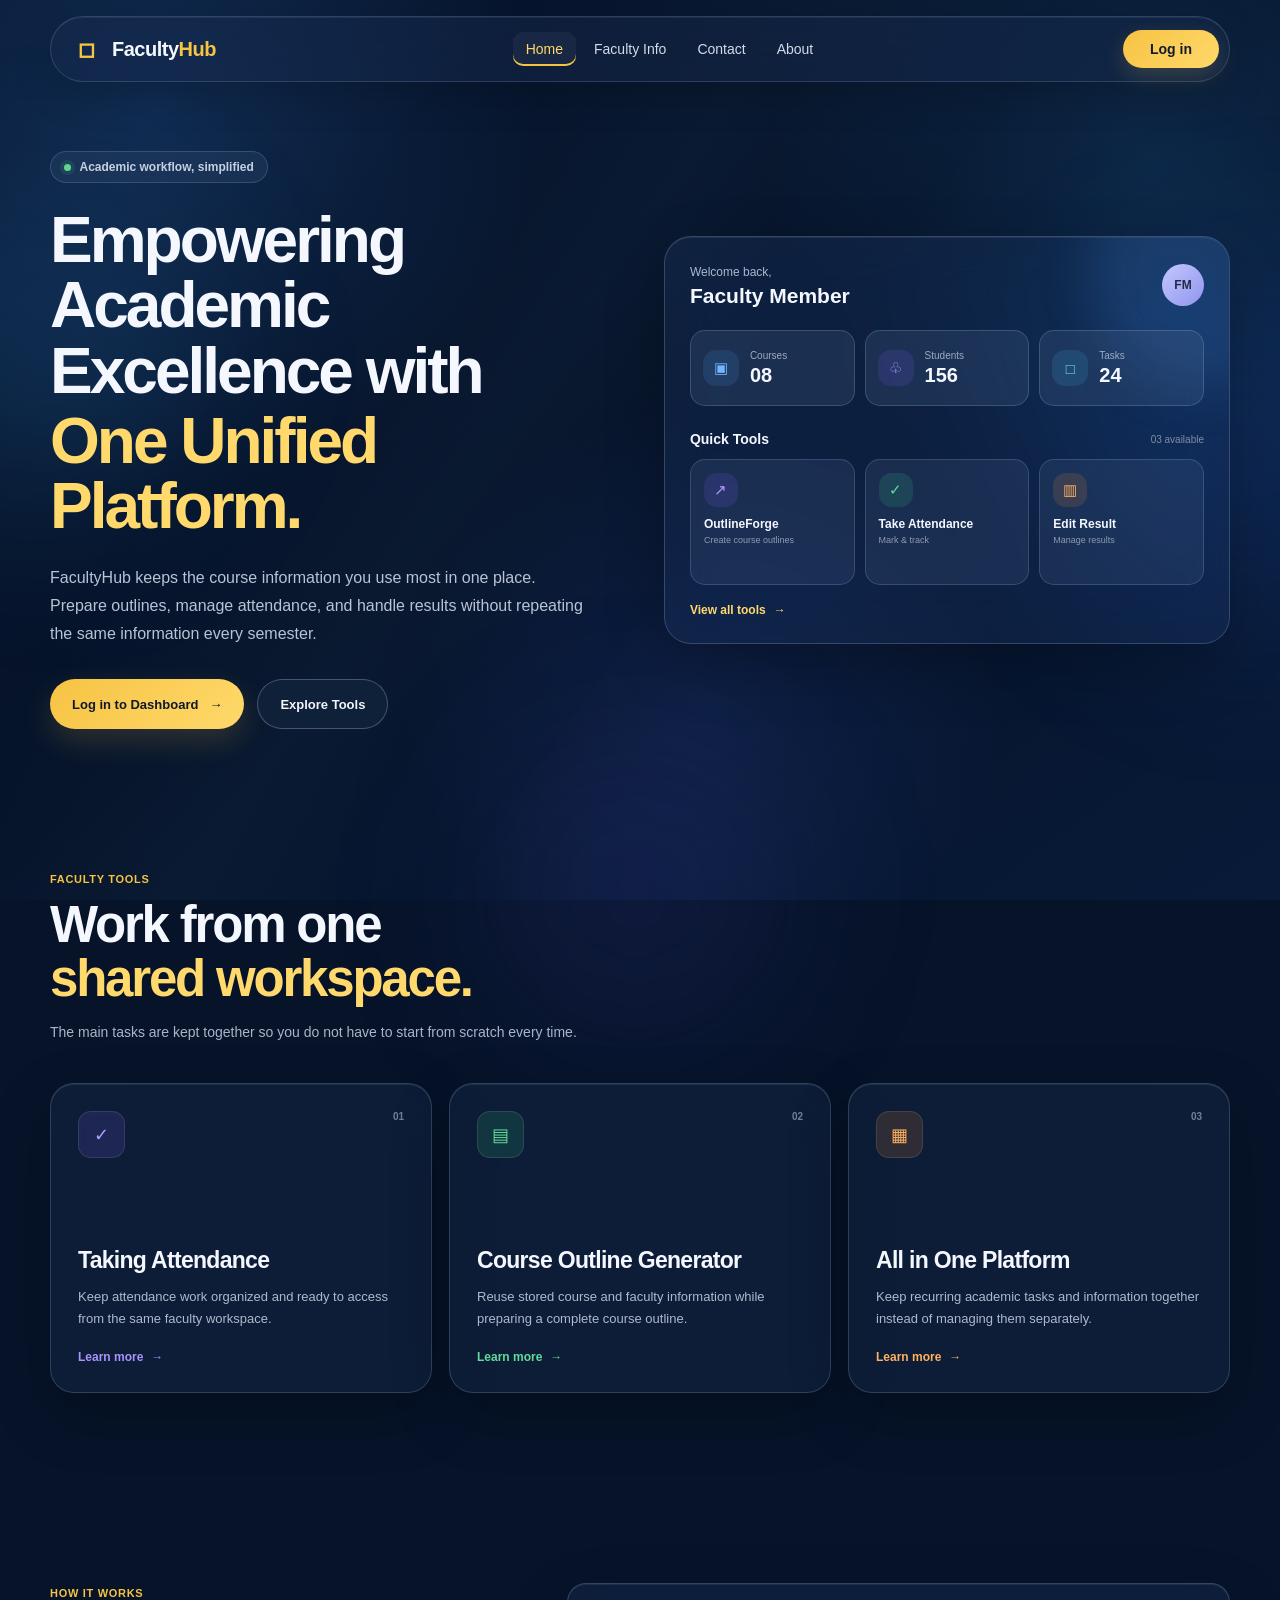
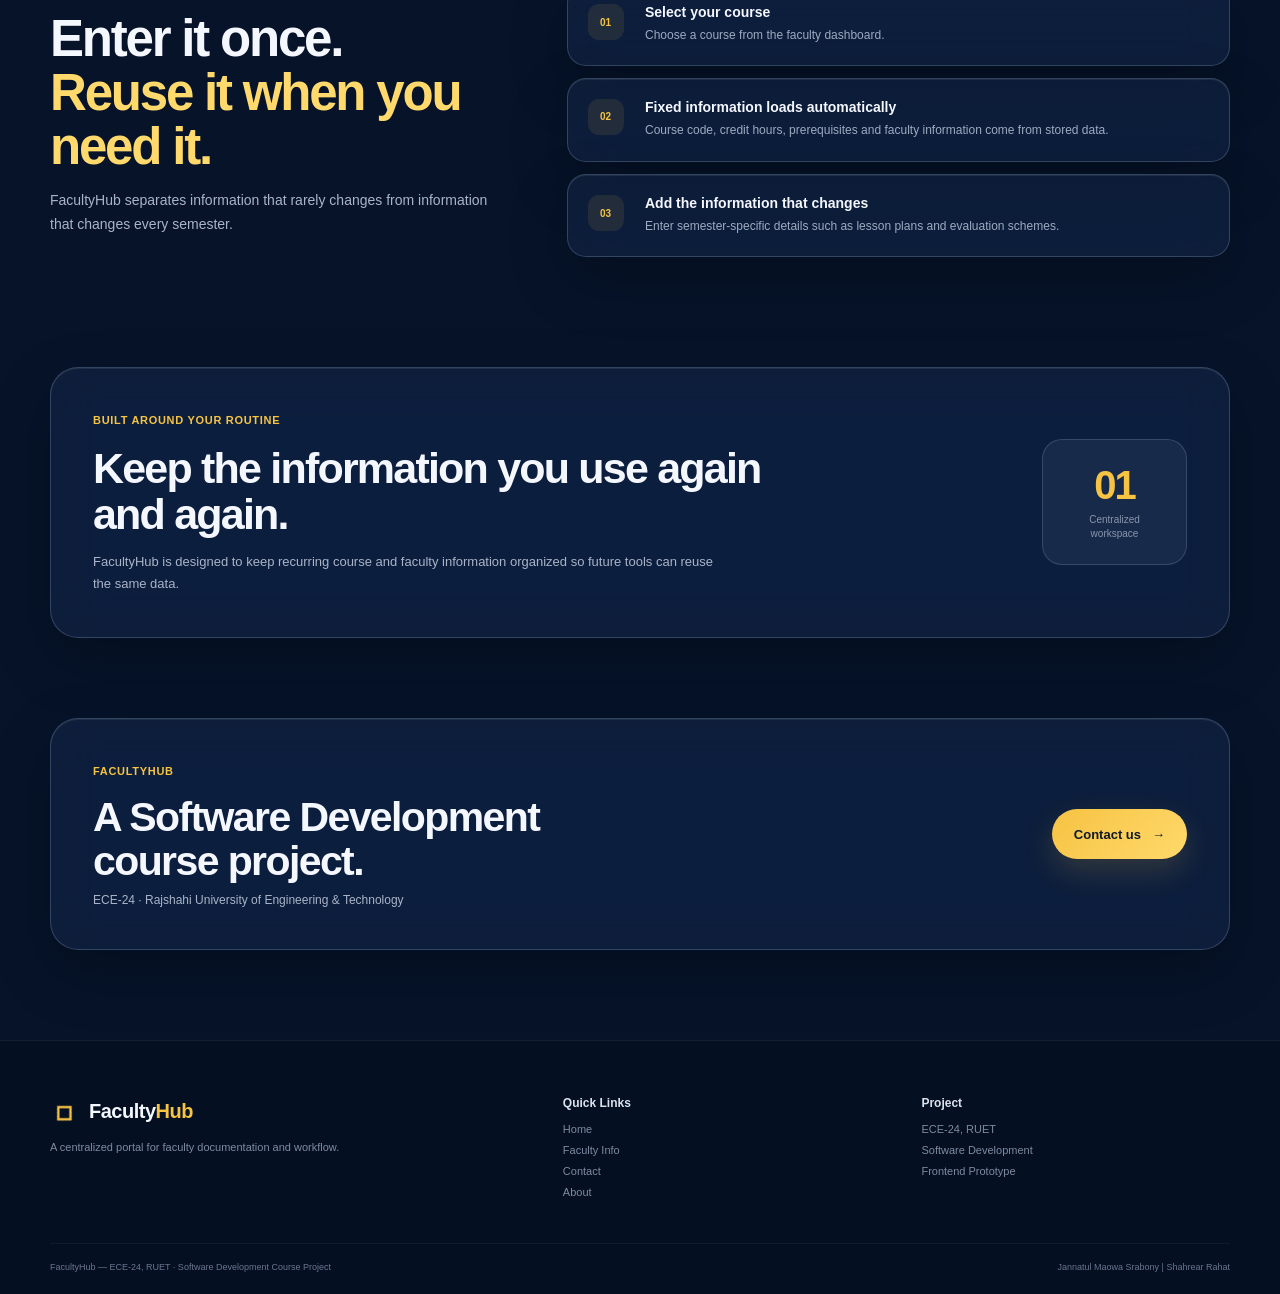
<file: Main Code/index.html>
<!DOCTYPE html>
<html lang="en">
<head>
    <meta charset="UTF-8">
    <meta name="viewport" content="width=device-width, initial-scale=1.0">
    <title>FacultyHub — One portal for every faculty task</title>
    <link rel="stylesheet" href="css/styles.css">
</head>

<body>

    <!-- Soft background glow -->
    <div class="glow glow-one"></div>
    <div class="glow glow-two"></div>
    <div class="glow glow-three"></div>

    <!-- ==================== NAVBAR ==================== -->
    <header class="navbar">
        <div class="nav-container">

            <a href="index.html" class="logo">
                <span class="logo-icon">◇</span>
                <span>Faculty<span>Hub</span></span>
            </a>

            <nav class="nav-links">
                <a href="#home" class="active">Home</a>
                <a href="faculty-info.html">Faculty Info</a>
                <a href="contact.html">Contact</a>
                <a href="about.html">About</a>
            </nav>

            <a href="login.html" class="login-btn">Log in</a>

        </div>
    </header>


    <main>

        <!-- ==================== HERO ==================== -->
        <section class="hero" id="home">

            <div class="hero-copy">

                <div class="eyebrow">
                    <span class="dot"></span>
                    Academic workflow, simplified
                </div>

                <h1>
                    Empowering Academic
                    <br>
                    Excellence with
                    <span>One Unified Platform.</span>
                </h1>

                <p>
                    FacultyHub keeps the course information you use most in one place.
                    Prepare outlines, manage attendance, and handle results without
                    repeating the same information every semester.
                </p>

                <div class="hero-actions">
                    <a href="login.html" class="btn btn-primary">
                        Log in to Dashboard
                        <span>→</span>
                    </a>

                    <a href="#tools" class="btn btn-ghost">
                        Explore Tools
                    </a>
                </div>

            </div>


            <!-- Dashboard preview -->
            <div class="dashboard-preview glass-panel">

                <div class="preview-top">
                    <div>
                        <small>Welcome back,</small>
                        <h2>Faculty Member</h2>
                    </div>

                    <div class="profile-circle">FM</div>
                </div>

                <div class="preview-stats">

                    <div class="stat-box">
                        <span class="stat-icon blue">▣</span>
                        <div>
                            <small>Courses</small>
                            <strong>08</strong>
                        </div>
                    </div>

                    <div class="stat-box">
                        <span class="stat-icon purple">♧</span>
                        <div>
                            <small>Students</small>
                            <strong>156</strong>
                        </div>
                    </div>

                    <div class="stat-box">
                        <span class="stat-icon cyan">□</span>
                        <div>
                            <small>Tasks</small>
                            <strong>24</strong>
                        </div>
                    </div>

                </div>

                <div class="quick-tools">
                    <div class="quick-heading">
                        <h3>Quick Tools</h3>
                        <span>03 available</span>
                    </div>

                    <div class="quick-grid">

                        <a href="#" class="quick-card">
                            <span class="tool-icon purple-icon">↗</span>
                            <strong>OutlineForge</strong>
                            <small>Create course outlines</small>
                        </a>

                        <a href="#" class="quick-card">
                            <span class="tool-icon green-icon">✓</span>
                            <strong>Take Attendance</strong>
                            <small>Mark &amp; track</small>
                        </a>

                        <a href="#" class="quick-card">
                            <span class="tool-icon orange-icon">▥</span>
                            <strong>Edit Result</strong>
                            <small>Manage results</small>
                        </a>

                    </div>
                </div>

                <a href="#tools" class="view-tools">
                    View all tools <span>→</span>
                </a>

            </div>

        </section>


        <!-- ==================== TOOLS ==================== -->
        <section class="tools-section" id="tools">

            <div class="section-heading">
                <span class="section-label">Faculty tools</span>
                <h2>Work from one<br><span>shared workspace.</span></h2>
                <p>
                    The main tasks are kept together so you do not have to start
                    from scratch every time.
                </p>
            </div>


            <div class="feature-grid">

                <article class="feature-card">
                    <div class="card-top">
                        <span class="big-icon purple-icon">✓</span>
                        <span class="card-number">01</span>
                    </div>

                    <div>
                        <h3>Taking Attendance</h3>
                        <p>
                            Keep attendance work organized and ready to access
                            from the same faculty workspace.
                        </p>
                        <a href="#" class="learn-more purple-link">
                            Learn more <span>→</span>
                        </a>
                    </div>
                </article>


                <article class="feature-card">
                    <div class="card-top">
                        <span class="big-icon green-icon">▤</span>
                        <span class="card-number">02</span>
                    </div>

                    <div>
                        <h3>Course Outline Generator</h3>
                        <p>
                            Reuse stored course and faculty information while
                            preparing a complete course outline.
                        </p>
                        <a href="#" class="learn-more green-link">
                            Learn more <span>→</span>
                        </a>
                    </div>
                </article>


                <article class="feature-card">
                    <div class="card-top">
                        <span class="big-icon orange-icon">▦</span>
                        <span class="card-number">03</span>
                    </div>

                    <div>
                        <h3>All in One Platform</h3>
                        <p>
                            Keep recurring academic tasks and information
                            together instead of managing them separately.
                        </p>
                        <a href="#" class="learn-more orange-link">
                            Learn more <span>→</span>
                        </a>
                    </div>
                </article>

            </div>

        </section>


        <!-- ==================== ABOUT / WORKFLOW ==================== -->
        <section class="workflow-section" id="about">

            <div class="workflow-copy">
                <span class="section-label">How it works</span>
                <h2>Enter it once.<br><span>Reuse it when you need it.</span></h2>
                <p>
                    FacultyHub separates information that rarely changes from
                    information that changes every semester.
                </p>
            </div>

            <div class="workflow-list">

                <div class="workflow-item glass-panel">
                    <span>01</span>
                    <div>
                        <h3>Select your course</h3>
                        <p>Choose a course from the faculty dashboard.</p>
                    </div>
                </div>

                <div class="workflow-item glass-panel">
                    <span>02</span>
                    <div>
                        <h3>Fixed information loads automatically</h3>
                        <p>
                            Course code, credit hours, prerequisites and faculty
                            information come from stored data.
                        </p>
                    </div>
                </div>

                <div class="workflow-item glass-panel">
                    <span>03</span>
                    <div>
                        <h3>Add the information that changes</h3>
                        <p>
                            Enter semester-specific details such as lesson plans
                            and evaluation schemes.
                        </p>
                    </div>
                </div>

            </div>

        </section>


        <!-- ==================== FACULTY INFO ==================== -->
        <section class="info-section" id="faculty-info">

            <div class="info-panel glass-panel">

                <div>
                    <span class="section-label">Built around your routine</span>
                    <h2>Keep the information you use again and again.</h2>
                    <p>
                        FacultyHub is designed to keep recurring course and faculty
                        information organized so future tools can reuse the same data.
                    </p>
                </div>

                <div class="info-badge">
                    <strong>01</strong>
                    <span>Centralized<br>workspace</span>
                </div>

            </div>

        </section>


        <!-- ==================== CONTACT ==================== -->
        <section class="contact-section" id="contact">

            <div class="contact-panel glass-panel">

                <div>
                    <span class="section-label">FacultyHub</span>
                    <h2>A Software Development<br>course project.</h2>
                    <p>ECE-24 · Rajshahi University of Engineering &amp; Technology</p>
                </div>

                <a href="mailto:facultyhub@example.com" class="btn btn-primary">
                    Contact us <span>→</span>
                </a>

            </div>

        </section>

    </main>


    <!-- ==================== FOOTER ==================== -->
    <footer class="footer">

        <div class="footer-main">

            <div class="footer-brand">
                <a href="index.html" class="logo">
                    <span class="logo-icon">◇</span>
                    <span>Faculty<span>Hub</span></span>
                </a>

                <p>
                    A centralized portal for faculty documentation and workflow.
                </p>
            </div>

            <div class="footer-column">
                <h4>Quick Links</h4>
                <a href="#home">Home</a>
                <a href="#faculty-info">Faculty Info</a>
                <a href="#contact">Contact</a>
                <a href="#about">About</a>
            </div>

            <div class="footer-column">
                <h4>Project</h4>
                <span>ECE-24, RUET</span>
                <span>Software Development</span>
                <span>Frontend Prototype</span>
            </div>

        </div>

        <div class="footer-bottom">
            <span>FacultyHub — ECE-24, RUET · Software Development Course Project</span>
            <span>Jannatul Maowa Srabony  |  Shahrear Rahat</span>
        </div>

    </footer>

</body>
</html>
</file>
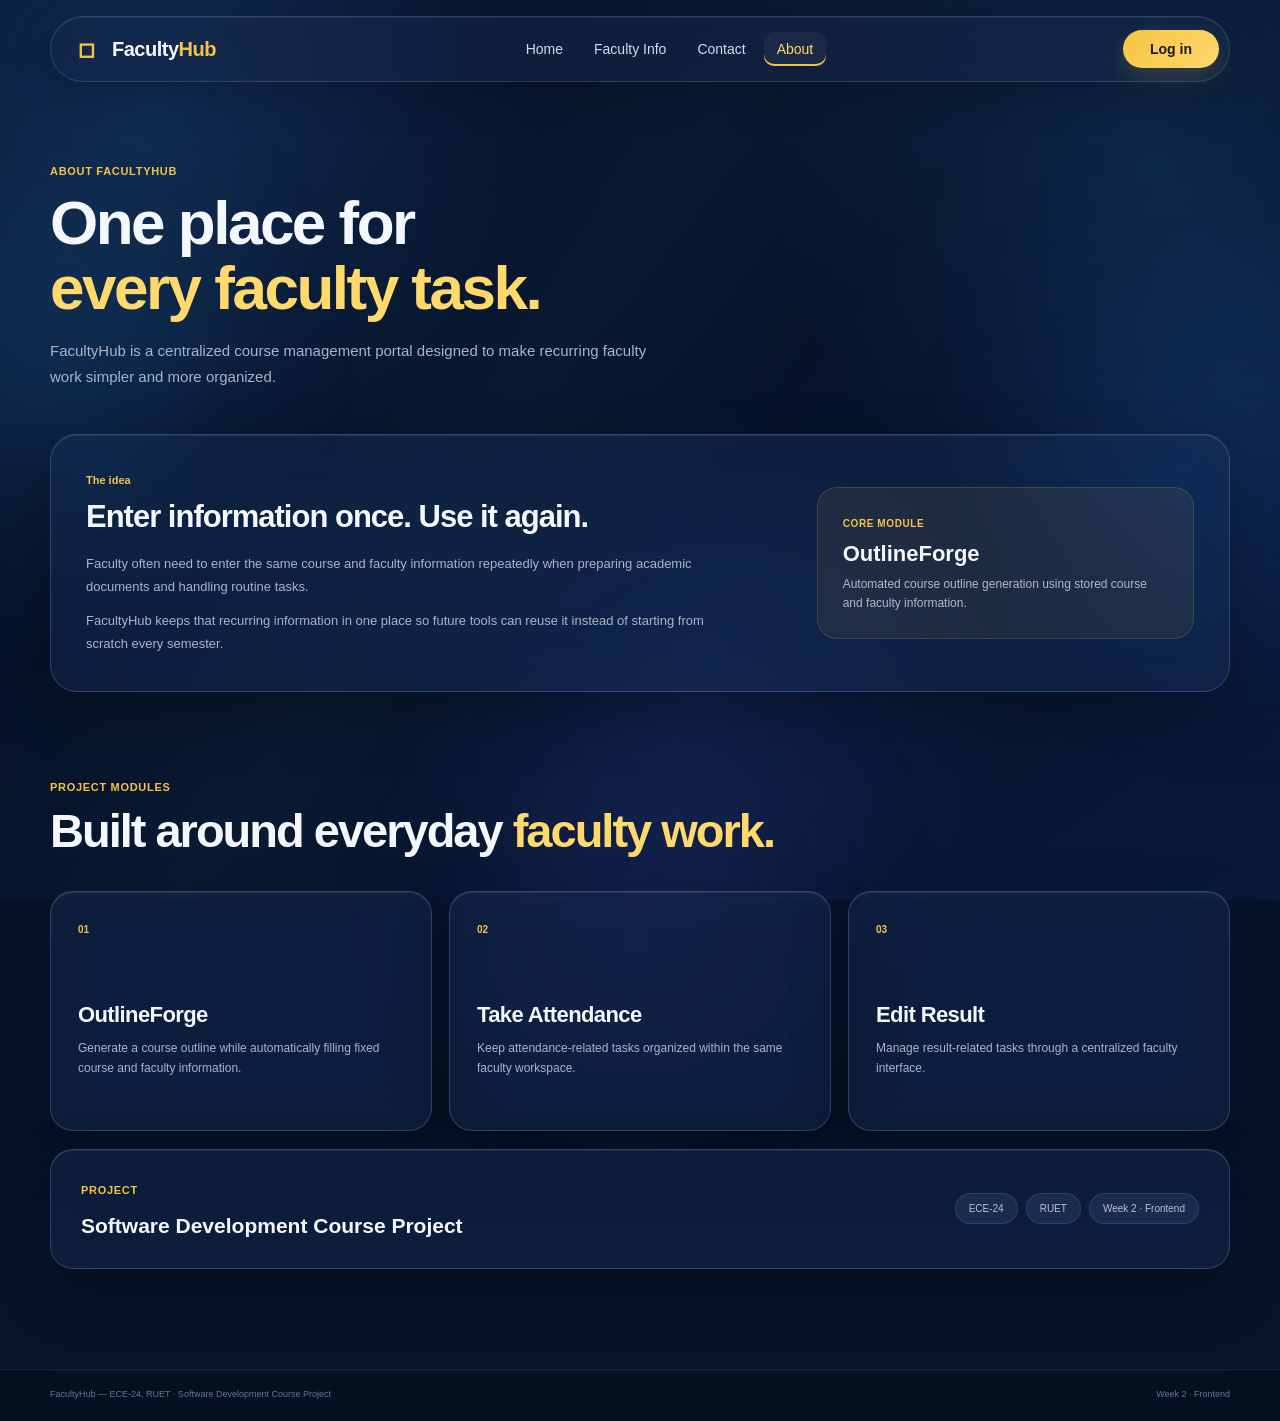
<file: Main Code/about.html>
<!DOCTYPE html>
<html lang="en">

<head>
    <meta charset="UTF-8">
    <meta name="viewport" content="width=device-width, initial-scale=1.0">

    <title>About — FacultyHub</title>

    <link rel="stylesheet" href="css/styles.css">
</head>

<body>

    <!-- Background -->
    <div class="glow glow-one"></div>
    <div class="glow glow-two"></div>
    <div class="glow glow-three"></div>


    <!-- ==================== NAVBAR ==================== -->

    <header class="navbar">

        <div class="nav-container">

            <a href="index.html" class="logo">
                <span class="logo-icon">◇</span>
                <span>Faculty<span>Hub</span></span>
            </a>

            <nav class="nav-links">

                <a href="index.html">
                    Home
                </a>

                <a href="faculty-info.html">
                    Faculty Info
                </a>

                <a href="contact.html">
                    Contact
                </a>

                <a href="about.html" class="active">
                    About
                </a>

            </nav>

            <a href="login.html" class="login-btn">
                Log in
            </a>

        </div>

    </header>


    <!-- ==================== ABOUT ==================== -->

    <main>

        <section class="about-page">

            <div class="about-heading">

                <span class="section-label">
                    About FacultyHub
                </span>

                <h1>
                    One place for
                    <span>every faculty task.</span>
                </h1>

                <p>
                    FacultyHub is a centralized course management portal
                    designed to make recurring faculty work simpler and
                    more organized.
                </p>

            </div>


            <div class="about-main glass-panel">

                <div class="about-content">

                    <span class="info-card-number">
                        The idea
                    </span>

                    <h2>
                        Enter information once.
                        Use it again.
                    </h2>

                    <p>
                        Faculty often need to enter the same course and
                        faculty information repeatedly when preparing
                        academic documents and handling routine tasks.
                    </p>

                    <p>
                        FacultyHub keeps that recurring information in one
                        place so future tools can reuse it instead of
                        starting from scratch every semester.
                    </p>

                </div>


                <div class="about-highlight">

                    <span>Core module</span>

                    <strong>
                        OutlineForge
                    </strong>

                    <p>
                        Automated course outline generation using
                        stored course and faculty information.
                    </p>

                </div>

            </div>


            <!-- Project modules -->

            <div class="about-section-title">

                <span class="section-label">
                    Project modules
                </span>

                <h2>
                    Built around everyday
                    <span>faculty work.</span>
                </h2>

            </div>


            <div class="about-modules">

                <div class="about-module glass-panel">

                    <span class="module-number">01</span>

                    <h3>OutlineForge</h3>

                    <p>
                        Generate a course outline while automatically
                        filling fixed course and faculty information.
                    </p>

                </div>


                <div class="about-module glass-panel">

                    <span class="module-number">02</span>

                    <h3>Take Attendance</h3>

                    <p>
                        Keep attendance-related tasks organized within
                        the same faculty workspace.
                    </p>

                </div>


                <div class="about-module glass-panel">

                    <span class="module-number">03</span>

                    <h3>Edit Result</h3>

                    <p>
                        Manage result-related tasks through a centralized
                        faculty interface.
                    </p>

                </div>

            </div>


            <!-- Project information -->

            <div class="project-note glass-panel">

                <div>

                    <span class="section-label">
                        Project
                    </span>

                    <h2>
                        Software Development Course Project
                    </h2>

                </div>

                <div class="project-details">

                    <span>ECE-24</span>
                    <span>RUET</span>
                    <span>Week 2 · Frontend</span>

                </div>

            </div>

        </section>

    </main>


    <!-- ==================== FOOTER ==================== -->

    <footer class="footer">

        <div class="footer-bottom">

            <span>
                FacultyHub — ECE-24, RUET · Software Development Course Project
            </span>

            <span>
                Week 2 · Frontend
            </span>

        </div>

    </footer>

</body>

</html>
</file>
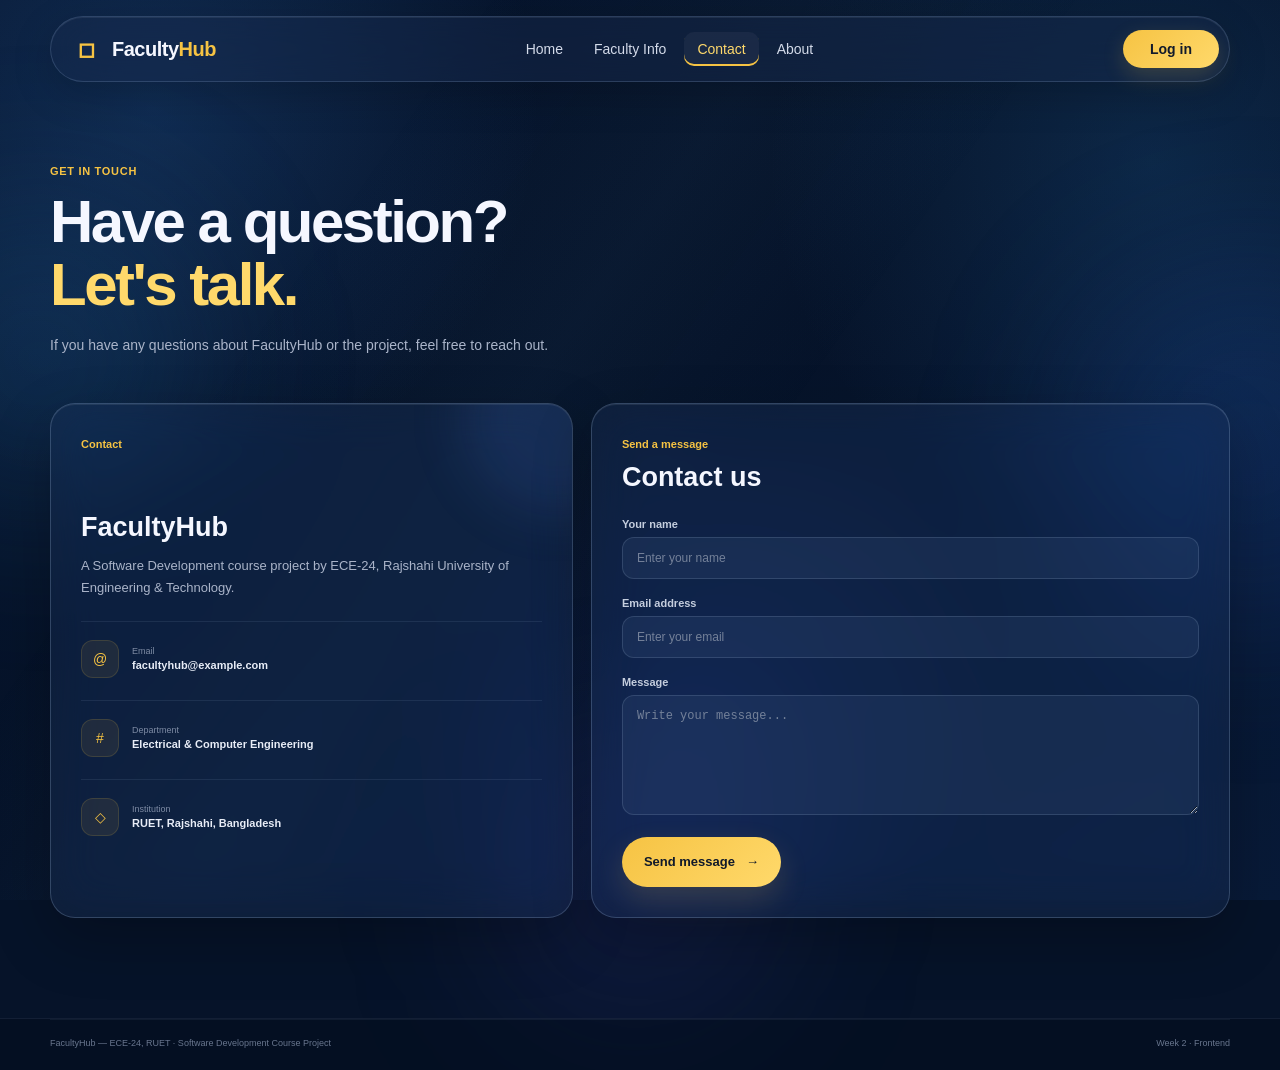
<file: Main Code/contact.html>
<!DOCTYPE html>
<html lang="en">

<head>
    <meta charset="UTF-8">
    <meta name="viewport" content="width=device-width, initial-scale=1.0">

    <title>Contact — FacultyHub</title>

    <link rel="stylesheet" href="css/styles.css">
</head>

<body>

    <!-- Background -->
    <div class="glow glow-one"></div>
    <div class="glow glow-two"></div>
    <div class="glow glow-three"></div>


    <!-- ==================== NAVBAR ==================== -->

    <header class="navbar">

        <div class="nav-container">

            <a href="index.html" class="logo">
                <span class="logo-icon">◇</span>
                <span>Faculty<span>Hub</span></span>
            </a>

            <nav class="nav-links">

                <a href="index.html">
                    Home
                </a>

                <a href="faculty-info.html">
                    Faculty Info
                </a>

                <a href="contact.html" class="active">
                    Contact
                </a>

                <a href="about.html">
                    About
                </a>

            </nav>

            <a href="login.html" class="login-btn">
                Log in
            </a>

        </div>

    </header>


    <!-- ==================== CONTACT PAGE ==================== -->

    <main>

        <section class="contact-page">

            <div class="contact-heading">

                <span class="section-label">
                    Get in touch
                </span>

                <h1>
                    Have a question?
                    <span>Let's talk.</span>
                </h1>

                <p>
                    If you have any questions about FacultyHub or the project,
                    feel free to reach out.
                </p>

            </div>


            <div class="contact-grid">

                <!-- Contact information -->

                <div class="contact-info glass-panel">

                    <span class="info-card-number">
                        Contact
                    </span>

                    <h2>
                        FacultyHub
                    </h2>

                    <p>
                        A Software Development course project by
                        ECE-24, Rajshahi University of Engineering
                        & Technology.
                    </p>


                    <div class="contact-item">

                        <div class="contact-icon">
                            @
                        </div>

                        <div>
                            <small>Email</small>
                            <strong>facultyhub@example.com</strong>
                        </div>

                    </div>


                    <div class="contact-item">

                        <div class="contact-icon">
                            #
                        </div>

                        <div>
                            <small>Department</small>
                            <strong>Electrical & Computer Engineering</strong>
                        </div>

                    </div>


                    <div class="contact-item">

                        <div class="contact-icon">
                            ◇
                        </div>

                        <div>
                            <small>Institution</small>
                            <strong>RUET, Rajshahi, Bangladesh</strong>
                        </div>

                    </div>

                </div>


                <!-- Contact form -->

                <div class="contact-form glass-panel">

                    <span class="info-card-number">
                        Send a message
                    </span>

                    <h2>
                        Contact us
                    </h2>


                    <form>

                        <div class="form-group">

                            <label for="name">
                                Your name
                            </label>

                            <input
                                type="text"
                                id="name"
                                placeholder="Enter your name"
                            >

                        </div>


                        <div class="form-group">

                            <label for="email">
                                Email address
                            </label>

                            <input
                                type="email"
                                id="email"
                                placeholder="Enter your email"
                            >

                        </div>


                        <div class="form-group">

                            <label for="message">
                                Message
                            </label>

                            <textarea
                                id="message"
                                rows="5"
                                placeholder="Write your message..."
                            ></textarea>

                        </div>


                        <button type="submit" class="btn btn-primary">
                            Send message
                            <span>→</span>
                        </button>

                    </form>

                </div>

            </div>

        </section>

    </main>


    <!-- ==================== FOOTER ==================== -->

    <footer class="footer">

        <div class="footer-bottom">

            <span>
                FacultyHub — ECE-24, RUET · Software Development Course Project
            </span>

            <span>
                Week 2 · Frontend
            </span>

        </div>

    </footer>

</body>

</html>
</file>
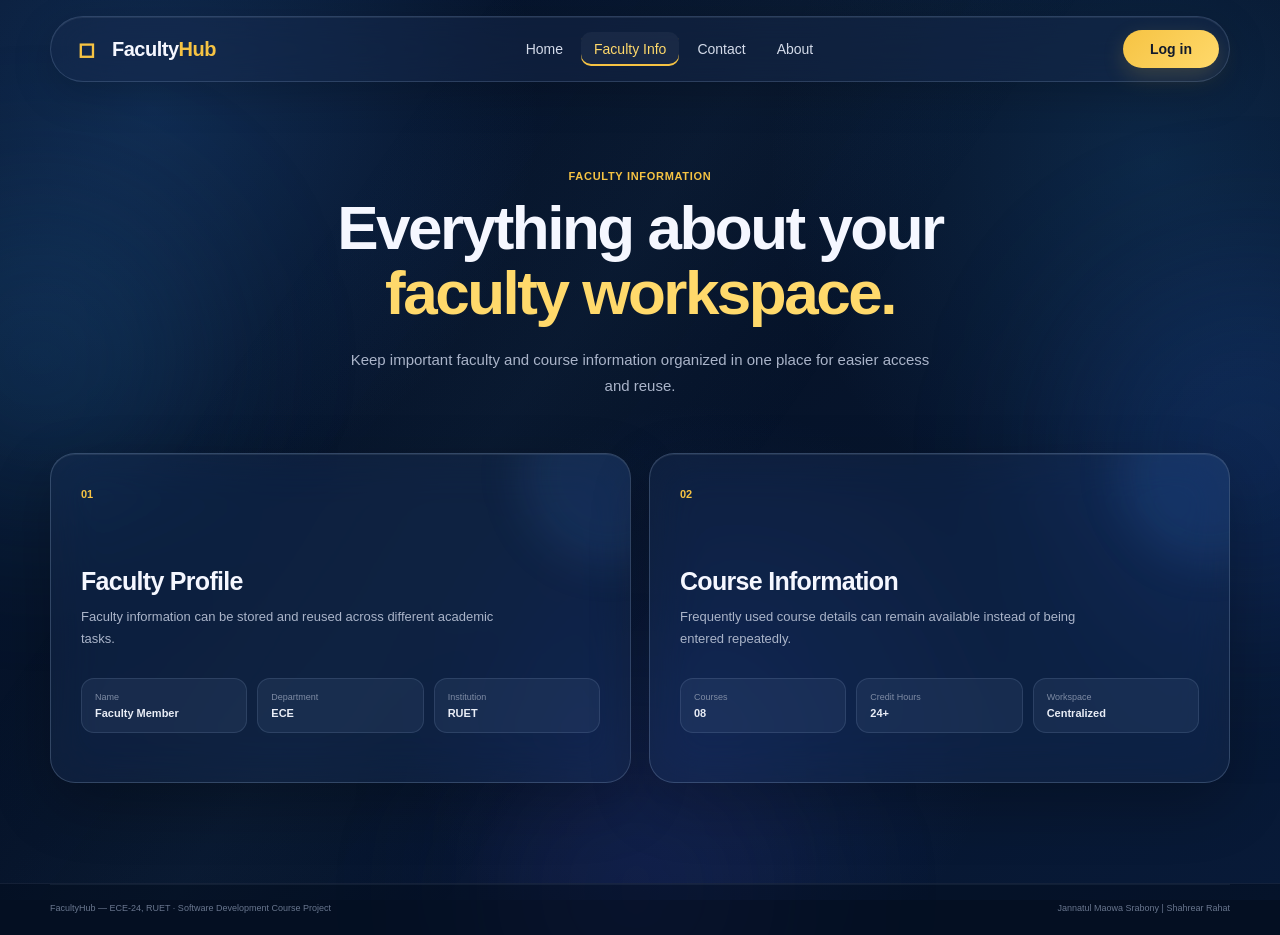
<file: Main Code/faculty-info.html>
<!DOCTYPE html>
<html lang="en">

<head>
    <meta charset="UTF-8">
    <meta name="viewport" content="width=device-width, initial-scale=1.0">

    <title>Faculty Info — FacultyHub</title>

    <link rel="stylesheet" href="css/styles.css">
</head>

<body>

    <!-- Background -->
    <div class="glow glow-one"></div>
    <div class="glow glow-two"></div>
    <div class="glow glow-three"></div>


    <!-- ==================== NAVBAR ==================== -->

    <header class="navbar">

        <div class="nav-container">

            <a href="index.html" class="logo">
                <span class="logo-icon">◇</span>
                <span>Faculty<span>Hub</span></span>
            </a>

            <nav class="nav-links">

                <a href="index.html">Home</a>

                <a href="faculty-info.html" class="active">
                    Faculty Info
                </a>

                <a href="contact.html">
                    Contact
                </a>

                <a href="about.html">
                    About
                </a>

            </nav>

            <a href="login.html" class="login-btn">
                Log in
            </a>

        </div>

    </header>


    <!-- ==================== FACULTY INFO ==================== -->

    <main>

        <section class="page-hero">

            <span class="section-label">
                Faculty Information
            </span>

            <h1>
                Everything about your
                <span>faculty workspace.</span>
            </h1>

            <p>
                Keep important faculty and course information organized
                in one place for easier access and reuse.
            </p>

        </section>


        <section class="faculty-info-grid">

            <div class="info-card glass-panel">

                <span class="info-card-number">01</span>

                <h2>Faculty Profile</h2>

                <p>
                    Faculty information can be stored and reused across
                    different academic tasks.
                </p>

                <div class="info-details">

                    <div>
                        <small>Name</small>
                        <strong>Faculty Member</strong>
                    </div>

                    <div>
                        <small>Department</small>
                        <strong>ECE</strong>
                    </div>

                    <div>
                        <small>Institution</small>
                        <strong>RUET</strong>
                    </div>

                </div>

            </div>


            <div class="info-card glass-panel">

                <span class="info-card-number">02</span>

                <h2>Course Information</h2>

                <p>
                    Frequently used course details can remain available
                    instead of being entered repeatedly.
                </p>

                <div class="info-details">

                    <div>
                        <small>Courses</small>
                        <strong>08</strong>
                    </div>

                    <div>
                        <small>Credit Hours</small>
                        <strong>24+</strong>
                    </div>

                    <div>
                        <small>Workspace</small>
                        <strong>Centralized</strong>
                    </div>

                </div>

            </div>

        </section>

    </main>


    <!-- ==================== FOOTER ==================== -->

    <footer class="footer">

        <div class="footer-bottom">

            <span>
                FacultyHub — ECE-24, RUET · Software Development Course Project
            </span>

            <span>
                Jannatul Maowa Srabony  |  Shahrear Rahat
            </span>

        </div>

    </footer>

</body>

</html>
</file>
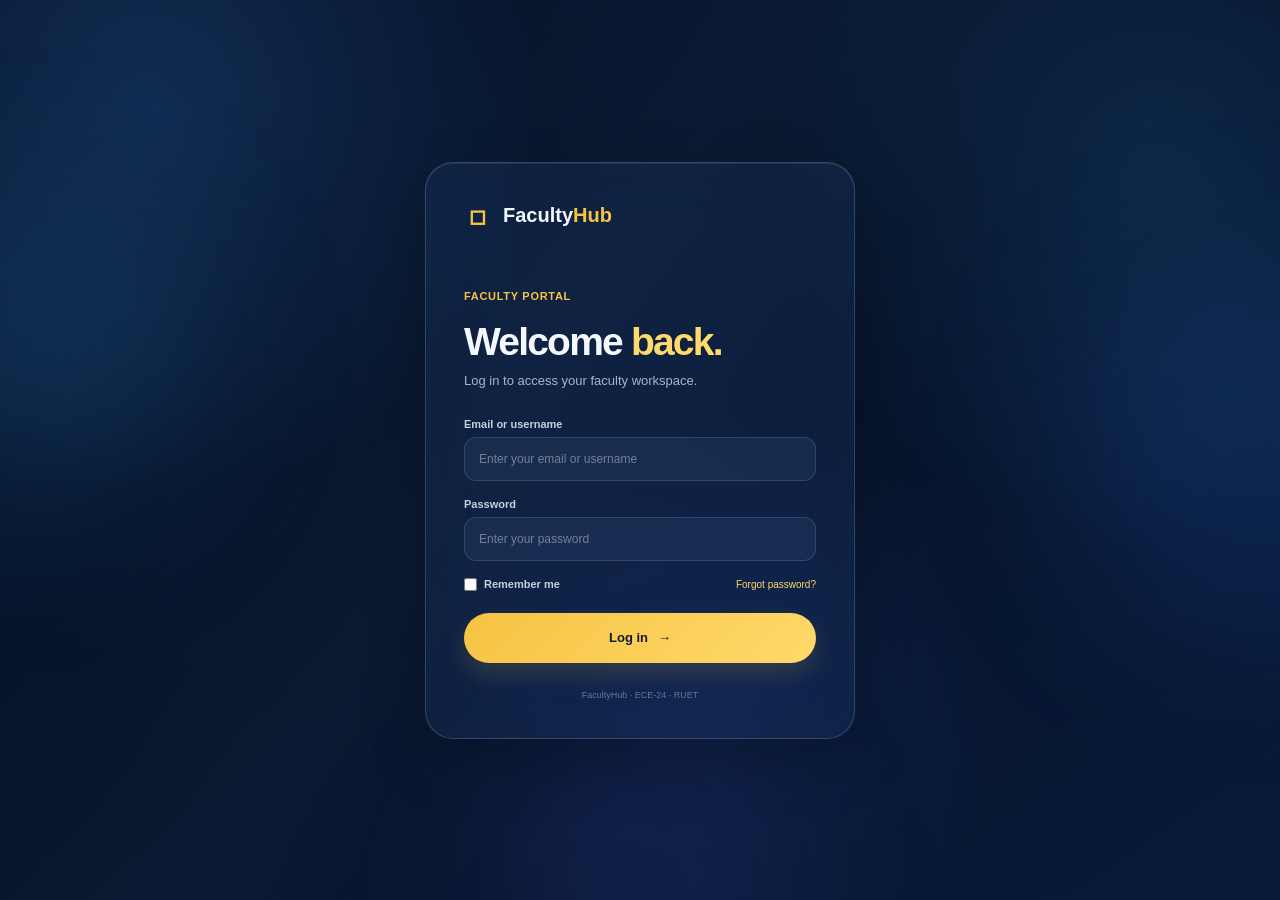
<file: Main Code/login.html>
<!DOCTYPE html>
<html lang="en">

<head>
    <meta charset="UTF-8">
    <meta name="viewport" content="width=device-width, initial-scale=1.0">

    <title>Log in — FacultyHub</title>

    <link rel="stylesheet" href="css/styles.css">
</head>

<body>

    <div class="glow glow-one"></div>
    <div class="glow glow-two"></div>
    <div class="glow glow-three"></div>


    <main class="login-page">

        <div class="login-card glass-panel">

            <a href="index.html" class="login-logo">
                <span class="logo-icon">◇</span>
                <span>Faculty<span>Hub</span></span>
            </a>

            <div class="login-heading">

                <span class="section-label">
                    Faculty portal
                </span>

                <h1>
                    Welcome <span>back.</span>
                </h1>

                <p>
                    Log in to access your faculty workspace.
                </p>

            </div>


            <form class="login-form">

                <div class="form-group">

                    <label for="username">
                        Email or username
                    </label>

                    <input
                        type="text"
                        id="username"
                        placeholder="Enter your email or username"
                    >

                </div>


                <div class="form-group">

                    <label for="password">
                        Password
                    </label>

                    <input
                        type="password"
                        id="password"
                        placeholder="Enter your password"
                    >

                </div>


                <div class="login-options">

                    <label class="remember-me">
                        <input type="checkbox">
                        <span>Remember me</span>
                    </label>

                    <a href="#">
                        Forgot password?
                    </a>

                </div>


                <button type="submit" class="login-submit">
                    Log in
                    <span>→</span>
                </button>

            </form>


            <p class="login-footer">
                FacultyHub · ECE-24 · RUET
            </p>

        </div>

    </main>

</body>

</html>
</file>
<file: Main Code/css/styles.css>
/* =========================================================
   FACULTYHUB
   Dark Liquid Glass Design
   Plain CSS — no framework
   ========================================================= */

/* ==================== RESET ==================== */

* {
    margin: 0;
    padding: 0;
    box-sizing: border-box;
}

html {
    scroll-behavior: smooth;
}

body {
    font-family: -apple-system, BlinkMacSystemFont, "SF Pro Display",
        "Segoe UI", Roboto, Helvetica, Arial, sans-serif;

    color: #f5f7ff;
    background: #061329;
    min-height: 100vh;
    overflow-x: hidden;
}

a {
    color: inherit;
    text-decoration: none;
}

button,
input {
    font: inherit;
}


/* ==================== BACKGROUND ==================== */

body::before {
    content: "";
    position: fixed;
    inset: 0;
    z-index: -10;

    background:
        radial-gradient(circle at 12% 12%, rgba(46, 112, 190, 0.25), transparent 28%),
        radial-gradient(circle at 90% 18%, rgba(37, 111, 174, 0.22), transparent 28%),
        radial-gradient(circle at 55% 78%, rgba(39, 65, 145, 0.22), transparent 30%),
        linear-gradient(145deg, #07162f 0%, #061329 48%, #081a38 100%);
}

body::after {
    content: "";
    position: fixed;
    inset: 0;
    z-index: -9;
    pointer-events: none;

    background:
        linear-gradient(
            125deg,
            transparent 25%,
            rgba(104, 164, 210, 0.045) 42%,
            transparent 57%
        );
}

.glow {
    position: fixed;
    border-radius: 50%;
    filter: blur(80px);
    pointer-events: none;
    z-index: -8;
}

.glow-one {
    width: 320px;
    height: 320px;
    left: -120px;
    top: 22%;
    background: rgba(40, 124, 190, 0.18);
}

.glow-two {
    width: 360px;
    height: 360px;
    right: -150px;
    top: 30%;
    background: rgba(40, 100, 210, 0.18);
}

.glow-three {
    width: 300px;
    height: 300px;
    left: 38%;
    bottom: -140px;
    background: rgba(75, 73, 180, 0.14);
}


/* ==================== VARIABLES ==================== */

:root {
    --gold: #f6c343;
    --gold-light: #ffd96b;
    --gold-dark: #d9a928;

    --text: #f4f6fb;
    --muted: #aab4c9;
    --faint: #7e8ba4;

    --glass: rgba(34, 54, 88, 0.34);
    --glass-light: rgba(61, 83, 121, 0.30);
    --glass-border: rgba(168, 190, 224, 0.24);

    --shadow:
        0 22px 60px rgba(0, 0, 0, 0.24),
        inset 0 1px rgba(255, 255, 255, 0.08);

    --radius: 24px;
    --container: 1180px;
}


/* ==================== GLASS ==================== */

.glass-panel {
    background: var(--glass);
    border: 1px solid var(--glass-border);
    box-shadow: var(--shadow);

    backdrop-filter: blur(24px) saturate(125%);
    -webkit-backdrop-filter: blur(24px) saturate(125%);
}


/* ==================== NAVBAR ==================== */

.navbar {
    position: sticky;
    top: 16px;
    z-index: 100;

    padding: 0 24px;
}

.nav-container {
    width: min(var(--container), calc(100% - 48px));
    min-height: 66px;
    margin: 0 auto;

    display: flex;
    align-items: center;
    justify-content: space-between;
    gap: 25px;

    padding: 9px 10px 9px 22px;

    background: rgba(25, 45, 79, 0.42);
    border: 1px solid rgba(148, 174, 211, 0.22);
    border-radius: 34px;

    backdrop-filter: blur(25px);
    -webkit-backdrop-filter: blur(25px);

    box-shadow:
        0 12px 40px rgba(0, 0, 0, 0.18),
        inset 0 1px rgba(255, 255, 255, 0.07);
}

.logo {
    display: flex;
    align-items: center;
    gap: 9px;

    font-size: 20px;
    font-weight: 750;
    letter-spacing: -0.5px;
    white-space: nowrap;
}

.logo > span:last-child > span {
    color: var(--gold);
}

.logo-icon {
    width: 30px;
    height: 30px;

    display: grid;
    place-items: center;

    color: var(--gold);
    font-size: 25px;
    line-height: 1;

    transform: rotate(45deg);
}

.nav-links {
    display: flex;
    align-items: center;
    gap: 5px;
}

.nav-links a {
    padding: 9px 13px;

    color: #d4dbea;
    font-size: 14px;
    font-weight: 500;

    border-radius: 10px;

    transition: color 0.2s ease, background 0.2s ease;
}

.nav-links a:hover,
.nav-links a.active {
    color: var(--gold-light);
    background: rgba(255, 255, 255, 0.045);
}

.nav-links a.active {
    box-shadow: inset 0 -2px var(--gold);
}

.login-btn {
    min-width: 96px;
    padding: 11px 22px;

    color: #121a2b;
    background: linear-gradient(135deg, var(--gold), var(--gold-light));

    border-radius: 24px;

    text-align: center;
    font-size: 14px;
    font-weight: 700;

    box-shadow: 0 8px 22px rgba(246, 195, 67, 0.18);

    transition: transform 0.2s ease, box-shadow 0.2s ease;
}

.login-btn:hover {
    transform: translateY(-2px);
    box-shadow: 0 12px 28px rgba(246, 195, 67, 0.25);
}


/* ==================== COMMON CONTAINERS ==================== */

.hero,
.tools-section,
.workflow-section,
.info-section,
.contact-section,
.footer-main,
.footer-bottom {
    width: min(var(--container), calc(100% - 48px));
    margin: 0 auto;
}


/* ==================== HERO ==================== */

.hero {
    min-height: 650px;

    display: grid;
    grid-template-columns: 0.98fr 1.02fr;
    align-items: center;
    gap: 70px;

    padding: 85px 0 65px;
}

.hero-copy {
    max-width: 610px;
}

.eyebrow {
    display: inline-flex;
    align-items: center;
    gap: 9px;

    margin-bottom: 25px;
    padding: 8px 13px;

    color: #c7d0e1;
    background: rgba(57, 81, 118, 0.27);

    border: 1px solid rgba(158, 184, 220, 0.22);
    border-radius: 100px;

    font-size: 12px;
    font-weight: 600;

    backdrop-filter: blur(12px);
}

.dot {
    width: 7px;
    height: 7px;
    border-radius: 50%;
    background: #62d58d;
    box-shadow: 0 0 0 4px rgba(98, 213, 141, 0.10);
}

.hero h1 {
    font-size: clamp(44px, 5vw, 67px);
    line-height: 1.02;
    letter-spacing: -3px;
    font-weight: 760;
}

.hero h1 span {
    display: block;
    margin-top: 5px;

    color: var(--gold-light);
}

.hero-copy > p {
    max-width: 570px;

    margin: 25px 0 31px;

    color: #b9c3d6;
    font-size: 16px;
    line-height: 1.75;
}

.hero-actions {
    display: flex;
    align-items: center;
    gap: 13px;
}

.btn {
    min-height: 50px;

    display: inline-flex;
    align-items: center;
    justify-content: center;
    gap: 11px;

    padding: 0 22px;
    border-radius: 27px;

    font-size: 13px;
    font-weight: 700;

    transition: transform 0.2s ease, box-shadow 0.2s ease;
}

.btn-primary {
    color: #10192a;
    background: linear-gradient(135deg, var(--gold), var(--gold-light));
    box-shadow: 0 12px 30px rgba(246, 195, 67, 0.16);
}

.btn-primary:hover {
    transform: translateY(-2px);
    box-shadow: 0 16px 35px rgba(246, 195, 67, 0.22);
}

.btn-ghost {
    color: #f2f4fa;
    border: 1px solid rgba(177, 198, 227, 0.32);
    background: rgba(44, 64, 96, 0.20);
}

.btn-ghost:hover {
    transform: translateY(-2px);
    background: rgba(73, 95, 132, 0.28);
}


/* ==================== DASHBOARD PREVIEW ==================== */

.dashboard-preview {
    position: relative;
    padding: 25px;
    border-radius: 27px;
    overflow: hidden;
}

.dashboard-preview::before {
    content: "";
    position: absolute;
    width: 230px;
    height: 230px;
    right: -90px;
    top: -80px;

    border-radius: 50%;
    background: rgba(70, 145, 230, 0.18);
    filter: blur(25px);
}

.preview-top {
    position: relative;

    display: flex;
    align-items: center;
    justify-content: space-between;
}

.preview-top small {
    color: #aab8cf;
    font-size: 12px;
}

.preview-top h2 {
    margin-top: 4px;
    font-size: 21px;
    font-weight: 650;
}

.profile-circle {
    width: 42px;
    height: 42px;

    display: grid;
    place-items: center;

    color: #222a47;
    background: linear-gradient(135deg, #c4c7ff, #8f95ee);

    border-radius: 50%;

    font-size: 12px;
    font-weight: 800;
}

.preview-stats {
    position: relative;

    display: grid;
    grid-template-columns: repeat(3, 1fr);
    gap: 10px;

    margin-top: 22px;
}

.stat-box {
    min-height: 76px;

    display: flex;
    align-items: center;
    gap: 11px;

    padding: 12px;

    background: rgba(91, 116, 155, 0.20);
    border: 1px solid rgba(175, 198, 229, 0.22);
    border-radius: 15px;
}

.stat-box small {
    display: block;
    color: #9eabc0;
    font-size: 10px;
}

.stat-box strong {
    display: block;
    margin-top: 3px;
    font-size: 20px;
}

.stat-icon,
.tool-icon,
.big-icon {
    display: grid;
    place-items: center;
    flex-shrink: 0;

    border-radius: 13px;
}

.stat-icon {
    width: 36px;
    height: 36px;
    font-size: 15px;
}

.blue {
    color: #73b6ff;
    background: rgba(76, 147, 235, 0.15);
}

.purple,
.purple-icon {
    color: #b09cff;
    background: rgba(120, 89, 235, 0.16);
}

.cyan {
    color: #6dd9f7;
    background: rgba(60, 180, 224, 0.15);
}

.quick-tools {
    position: relative;
    margin-top: 25px;
}

.quick-heading {
    display: flex;
    align-items: center;
    justify-content: space-between;
    margin-bottom: 12px;
}

.quick-heading h3 {
    font-size: 14px;
}

.quick-heading span {
    color: #7f8ca3;
    font-size: 10px;
}

.quick-grid {
    display: grid;
    grid-template-columns: repeat(3, 1fr);
    gap: 10px;
}

.quick-card {
    min-height: 126px;

    display: flex;
    flex-direction: column;
    align-items: flex-start;

    padding: 13px;

    background: rgba(72, 96, 135, 0.22);
    border: 1px solid rgba(175, 198, 229, 0.20);
    border-radius: 15px;

    transition: transform 0.2s ease, background 0.2s ease;
}

.quick-card:hover {
    transform: translateY(-3px);
    background: rgba(90, 116, 157, 0.27);
}

.tool-icon {
    width: 34px;
    height: 34px;
    margin-bottom: 10px;
    font-size: 15px;
}

.green-icon {
    color: #63dc9a;
    background: rgba(56, 202, 126, 0.15);
}

.orange-icon {
    color: #ffb25f;
    background: rgba(242, 134, 48, 0.15);
}

.quick-card strong {
    font-size: 12px;
}

.quick-card small {
    margin-top: 4px;
    color: #8f9cb1;
    font-size: 9px;
}

.view-tools {
    position: relative;

    display: inline-flex;
    gap: 8px;

    margin-top: 18px;

    color: var(--gold-light);
    font-size: 12px;
    font-weight: 600;
}


/* ==================== TOOLS ==================== */

.tools-section {
    padding: 75px 0 100px;
}

.section-heading {
    max-width: 610px;
    margin-bottom: 38px;
}

.section-label {
    display: inline-block;
    margin-bottom: 13px;

    color: var(--gold);
    font-size: 11px;
    font-weight: 700;
    letter-spacing: 0.7px;
    text-transform: uppercase;
}

.section-heading h2,
.workflow-copy h2 {
    font-size: clamp(34px, 4vw, 51px);
    line-height: 1.06;
    letter-spacing: -2.2px;
}

.section-heading h2 span,
.workflow-copy h2 span {
    color: var(--gold-light);
}

.section-heading p,
.workflow-copy > p {
    max-width: 540px;
    margin-top: 15px;

    color: var(--muted);
    font-size: 14px;
    line-height: 1.7;
}

.feature-grid {
    display: grid;
    grid-template-columns: repeat(3, 1fr);
    gap: 17px;
}

.feature-card {
    min-height: 310px;

    display: flex;
    flex-direction: column;
    justify-content: space-between;

    padding: 27px;

    background: rgba(31, 50, 83, 0.34);
    border: 1px solid rgba(166, 190, 224, 0.22);
    border-radius: var(--radius);

    backdrop-filter: blur(20px);
    -webkit-backdrop-filter: blur(20px);

    box-shadow: var(--shadow);

    transition: transform 0.25s ease, background 0.25s ease;
}

.feature-card:hover {
    transform: translateY(-5px);
    background: rgba(49, 70, 106, 0.40);
}

.card-top {
    display: flex;
    justify-content: space-between;
    align-items: flex-start;
}

.big-icon {
    width: 47px;
    height: 47px;
    font-size: 18px;

    border: 1px solid rgba(255, 255, 255, 0.10);
}

.card-number {
    color: #70809b;
    font-size: 10px;
    font-weight: 700;
}

.feature-card h3 {
    margin-bottom: 11px;

    font-size: 23px;
    line-height: 1.2;
    letter-spacing: -0.7px;
}

.feature-card p {
    color: #aeb9cd;
    font-size: 13px;
    line-height: 1.7;
}

.learn-more {
    display: inline-flex;
    gap: 8px;

    margin-top: 20px;

    font-size: 12px;
    font-weight: 700;
}

.purple-link {
    color: #a994ff;
}

.green-link {
    color: #63dc9a;
}

.orange-link {
    color: #ffb25f;
}


/* ==================== WORKFLOW ==================== */

.workflow-section {
    display: grid;
    grid-template-columns: 0.8fr 1.2fr;
    gap: 75px;
    align-items: start;

    padding: 90px 0;
}

.workflow-copy {
    position: sticky;
    top: 105px;
}

.workflow-list {
    display: grid;
    gap: 12px;
}

.workflow-item {
    display: grid;
    grid-template-columns: 42px 1fr;
    gap: 15px;

    padding: 20px;
    border-radius: 19px;
}

.workflow-item > span {
    width: 36px;
    height: 36px;

    display: grid;
    place-items: center;

    color: var(--gold);
    background: rgba(246, 195, 67, 0.09);
    border-radius: 11px;

    font-size: 10px;
    font-weight: 800;
}

.workflow-item h3 {
    margin-bottom: 6px;
    font-size: 14px;
}

.workflow-item p {
    color: #9eabc0;
    font-size: 12px;
    line-height: 1.6;
}


/* ==================== INFO ==================== */

.info-section {
    padding: 20px 0 80px;
}

.info-panel {
    display: grid;
    grid-template-columns: 1fr auto;
    align-items: center;
    gap: 40px;

    padding: 42px;
    border-radius: 28px;
}

.info-panel h2 {
    max-width: 700px;

    margin: 6px 0 13px;

    font-size: clamp(28px, 4vw, 43px);
    line-height: 1.08;
    letter-spacing: -1.8px;
}

.info-panel p {
    max-width: 640px;
    color: var(--muted);
    font-size: 13px;
    line-height: 1.7;
}

.info-badge {
    min-width: 145px;
    padding: 23px;

    text-align: center;

    background: rgba(56, 79, 117, 0.25);
    border: 1px solid rgba(170, 193, 226, 0.20);
    border-radius: 20px;
}

.info-badge strong {
    display: block;
    color: var(--gold);
    font-size: 40px;
    letter-spacing: -2px;
}

.info-badge span {
    display: block;
    margin-top: 5px;
    color: #8996ad;
    font-size: 10px;
    line-height: 1.4;
}


/* ==================== CONTACT ==================== */

.contact-section {
    padding-bottom: 90px;
}

.contact-panel {
    display: flex;
    align-items: center;
    justify-content: space-between;
    gap: 35px;

    padding: 42px;
    border-radius: 28px;
}

.contact-panel h2 {
    margin: 5px 0 10px;

    font-size: clamp(27px, 4vw, 41px);
    line-height: 1.08;
    letter-spacing: -1.6px;
}

.contact-panel p {
    color: var(--muted);
    font-size: 12px;
}


/* ==================== FOOTER ==================== */

.footer {
    border-top: 1px solid rgba(153, 177, 213, 0.10);
    background: rgba(3, 12, 28, 0.50);
}

.footer-main {
    display: grid;
    grid-template-columns: 1.5fr 1fr 1fr;
    gap: 50px;

    padding-top: 55px;
    padding-bottom: 45px;
}

.footer-brand {
    max-width: 330px;
}

.footer-brand p {
    margin-top: 13px;
    color: #7f8ba1;
    font-size: 11px;
    line-height: 1.6;
}

.footer-column {
    display: flex;
    flex-direction: column;
    gap: 9px;
}

.footer-column h4 {
    margin-bottom: 4px;
    color: #dce2ed;
    font-size: 12px;
}

.footer-column a,
.footer-column span {
    color: #7f8ba1;
    font-size: 11px;
}

.footer-column a:hover {
    color: var(--gold);
}

.footer-bottom {
    display: flex;
    justify-content: space-between;
    gap: 20px;

    padding-top: 18px;
    padding-bottom: 22px;

    border-top: 1px solid rgba(153, 177, 213, 0.08);

    color: #69768e;
    font-size: 9px;
}


/* ==================== RESPONSIVE ==================== */

@media (max-width: 950px) {

    .hero {
        grid-template-columns: 1fr;
        gap: 45px;
        padding-top: 70px;
    }

    .hero-copy {
        max-width: 720px;
    }

    .dashboard-preview {
        max-width: 700px;
        width: 100%;
        margin: 0 auto;
    }

    .workflow-section {
        grid-template-columns: 1fr;
        gap: 35px;
    }

    .workflow-copy {
        position: static;
    }

    .feature-grid {
        grid-template-columns: 1fr 1fr;
    }

    .feature-card:last-child {
        grid-column: span 2;
    }
}


@media (max-width: 700px) {

    .navbar {
        top: 9px;
        padding: 0 10px;
    }

    .nav-container {
        width: calc(100% - 4px);
        padding: 9px 10px 9px 15px;
        gap: 10px;
    }

    .nav-links {
        display: none;
    }

    .logo {
        font-size: 17px;
    }

    .login-btn {
        min-width: 78px;
        padding: 10px 15px;
        font-size: 12px;
    }

    .hero,
    .tools-section,
    .workflow-section,
    .info-section,
    .contact-section,
    .footer-main,
    .footer-bottom {
        width: calc(100% - 28px);
    }

    .hero {
        padding: 65px 0 50px;
        min-height: auto;
    }

    .hero h1 {
        font-size: 43px;
        letter-spacing: -2.4px;
    }

    .hero-copy > p {
        font-size: 14px;
    }

    .hero-actions {
        flex-direction: column;
        align-items: stretch;
    }

    .btn {
        width: 100%;
    }

    .preview-stats,
    .quick-grid {
        grid-template-columns: 1fr;
    }

    .stat-box {
        min-height: 65px;
    }

    .quick-card {
        min-height: 90px;
    }

    .tools-section,
    .workflow-section {
        padding: 65px 0;
    }

    .section-heading h2,
    .workflow-copy h2 {
        font-size: 36px;
    }

    .feature-grid {
        grid-template-columns: 1fr;
    }

    .feature-card:last-child {
        grid-column: auto;
    }

    .feature-card {
        min-height: 280px;
    }

    .info-panel,
    .contact-panel {
        grid-template-columns: 1fr;
        display: grid;
        padding: 28px;
        border-radius: 24px;
    }

    .info-badge {
        width: 100%;
    }

    .contact-panel {
        gap: 25px;
    }

    .footer-main {
        grid-template-columns: 1fr 1fr;
        gap: 35px;
        padding-top: 45px;
    }

    .footer-brand {
        grid-column: span 2;
    }

    .footer-bottom {
        flex-direction: column;
        align-items: flex-start;
        gap: 7px;
    }
}


/* ==================== INNER PAGE ==================== */

.page-hero {
    width: min(var(--container), calc(100% - 48px));

    margin: 0 auto;

    padding: 100px 0 55px;

    text-align: center;
}

.page-hero h1 {
    max-width: 800px;

    margin: 0 auto;

    font-size: clamp(42px, 5vw, 62px);
    line-height: 1.05;

    letter-spacing: -2.5px;
}

.page-hero h1 span {
    display: block;

    color: var(--gold-light);
}

.page-hero p {
    max-width: 600px;

    margin: 22px auto 0;

    color: var(--muted);

    font-size: 15px;
    line-height: 1.7;
}


/* ==================== FACULTY INFO CARDS ==================== */

.faculty-info-grid {

    width: min(var(--container), calc(100% - 48px));

    margin: 0 auto;

    padding-bottom: 100px;

    display: grid;

    grid-template-columns: 1fr 1fr;

    gap: 18px;
}

.info-card {

    position: relative;

    min-height: 330px;

    padding: 30px;

    border-radius: 25px;

    overflow: hidden;
}

.info-card::before {

    content: "";

    position: absolute;

    width: 180px;
    height: 180px;

    right: -70px;
    top: -70px;

    border-radius: 50%;

    background: rgba(70, 130, 220, 0.12);

    filter: blur(20px);
}

.info-card-number {

    position: relative;

    color: var(--gold);

    font-size: 11px;

    font-weight: 700;
}

.info-card h2 {

    position: relative;

    margin-top: 65px;

    margin-bottom: 10px;

    font-size: 25px;

    letter-spacing: -0.7px;
}

.info-card > p {

    position: relative;

    max-width: 430px;

    color: var(--muted);

    font-size: 13px;

    line-height: 1.7;
}

.info-details {

    position: relative;

    display: grid;

    grid-template-columns: repeat(3, 1fr);

    gap: 10px;

    margin-top: 28px;
}

.info-details div {

    padding: 13px;

    background: rgba(73, 99, 139, 0.18);

    border: 1px solid rgba(175, 198, 229, 0.14);

    border-radius: 13px;
}

.info-details small {

    display: block;

    color: var(--faint);

    font-size: 9px;
}

.info-details strong {

    display: block;

    margin-top: 5px;

    color: #e9edf6;

    font-size: 11px;
}


/* ==================== MOBILE ==================== */

@media (max-width: 700px) {

    .page-hero {

        width: calc(100% - 28px);

        padding: 75px 0 45px;
    }

    .page-hero h1 {

        font-size: 40px;

        letter-spacing: -2px;
    }

    .faculty-info-grid {

        width: calc(100% - 28px);

        grid-template-columns: 1fr;

        padding-bottom: 60px;
    }

    .info-card {

        min-height: 300px;

        padding: 24px;
    }

    .info-details {

        grid-template-columns: 1fr;
    }

}


/* ==================== CONTACT PAGE ==================== */

.contact-page {
    width: min(var(--container), calc(100% - 48px));

    margin: 0 auto;

    padding: 95px 0 100px;
}


/* Heading */

.contact-heading {
    max-width: 650px;

    margin-bottom: 45px;
}

.contact-heading h1 {
    font-size: clamp(42px, 5vw, 60px);

    line-height: 1.05;

    letter-spacing: -2.5px;
}

.contact-heading h1 span {
    display: block;

    color: var(--gold-light);
}

.contact-heading p {
    max-width: 570px;

    margin-top: 18px;

    color: var(--muted);

    font-size: 14px;

    line-height: 1.7;
}


/* Contact grid */

.contact-grid {
    display: grid;

    grid-template-columns: 0.9fr 1.1fr;

    gap: 18px;
}


/* Contact information */

.contact-info {
    position: relative;

    padding: 30px;

    border-radius: 25px;

    overflow: hidden;
}

.contact-info::before {
    content: "";

    position: absolute;

    width: 190px;
    height: 190px;

    right: -80px;
    top: -80px;

    border-radius: 50%;

    background: rgba(72, 120, 220, 0.14);

    filter: blur(25px);
}

.contact-info h2 {
    position: relative;

    margin-top: 60px;

    margin-bottom: 12px;

    font-size: 27px;
}

.contact-info > p {
    position: relative;

    color: var(--muted);

    font-size: 13px;

    line-height: 1.7;
}


/* Contact items */

.contact-item {
    position: relative;

    display: flex;

    align-items: center;

    gap: 13px;

    margin-top: 22px;

    padding-top: 18px;

    border-top: 1px solid rgba(170, 193, 226, 0.10);
}

.contact-icon {
    width: 38px;
    height: 38px;

    display: grid;

    place-items: center;

    color: var(--gold);

    background: rgba(246, 195, 67, 0.08);

    border: 1px solid rgba(246, 195, 67, 0.14);

    border-radius: 12px;

    font-size: 14px;
}

.contact-item small {
    display: block;

    color: var(--faint);

    font-size: 9px;
}

.contact-item strong {
    display: block;

    margin-top: 3px;

    color: #e8edf7;

    font-size: 11px;
}


/* Contact form */

.contact-form {
    padding: 30px;

    border-radius: 25px;
}

.contact-form h2 {
    margin-top: 10px;

    margin-bottom: 25px;

    font-size: 27px;
}


/* Form */

.form-group {
    margin-bottom: 18px;
}

.form-group label {
    display: block;

    margin-bottom: 7px;

    color: #c5cede;

    font-size: 11px;

    font-weight: 600;
}

.form-group input,
.form-group textarea {
    width: 100%;

    padding: 13px 14px;

    color: #eef2f9;

    background: rgba(67, 91, 130, 0.20);

    border: 1px solid rgba(169, 192, 225, 0.17);

    border-radius: 12px;

    outline: none;

    font-size: 12px;

    transition:
        border 0.2s ease,
        background 0.2s ease;
}

.form-group input::placeholder,
.form-group textarea::placeholder {
    color: #748199;
}

.form-group input:focus,
.form-group textarea:focus {
    border-color: rgba(246, 195, 67, 0.45);

    background: rgba(73, 99, 139, 0.27);
}

.form-group textarea {
    resize: vertical;

    min-height: 120px;
}

.contact-form .btn {
    border: none;

    cursor: pointer;
}


/* Mobile */

@media (max-width: 700px) {

    .contact-page {
        width: calc(100% - 28px);

        padding: 70px 0 65px;
    }

    .contact-heading h1 {
        font-size: 40px;

        letter-spacing: -2px;
    }

    .contact-grid {
        grid-template-columns: 1fr;
    }

    .contact-info,
    .contact-form {
        padding: 24px;
    }

}



/* ==================== ABOUT PAGE ==================== */

.about-page {
    width: min(var(--container), calc(100% - 48px));

    margin: 0 auto;

    padding: 95px 0 100px;
}


/* Heading */

.about-heading {
    max-width: 720px;

    margin-bottom: 45px;
}

.about-heading h1 {
    font-size: clamp(42px, 5vw, 62px);

    line-height: 1.05;

    letter-spacing: -2.5px;
}

.about-heading h1 span {
    display: block;

    color: var(--gold-light);
}

.about-heading p {
    max-width: 610px;

    margin-top: 18px;

    color: var(--muted);

    font-size: 15px;

    line-height: 1.7;
}


/* Main idea card */

.about-main {
    display: grid;

    grid-template-columns: 1.3fr 0.7fr;

    gap: 30px;

    padding: 35px;

    border-radius: 27px;
}

.about-content h2 {
    max-width: 600px;

    margin: 12px 0 18px;

    font-size: 31px;

    line-height: 1.12;

    letter-spacing: -1px;
}

.about-content p {
    max-width: 650px;

    margin-top: 12px;

    color: var(--muted);

    font-size: 13px;

    line-height: 1.75;
}


/* Highlight */

.about-highlight {
    align-self: center;

    padding: 25px;

    background: rgba(246, 195, 67, 0.07);

    border: 1px solid rgba(246, 195, 67, 0.16);

    border-radius: 20px;
}

.about-highlight span {
    color: var(--gold);

    font-size: 10px;

    font-weight: 700;

    text-transform: uppercase;

    letter-spacing: 0.6px;
}

.about-highlight strong {
    display: block;

    margin: 10px 0 8px;

    color: #f4f6fb;

    font-size: 22px;
}

.about-highlight p {
    color: #aeb9cd;

    font-size: 12px;

    line-height: 1.6;
}


/* Module section */

.about-section-title {
    margin: 85px 0 35px;
}

.about-section-title h2 {
    font-size: clamp(32px, 4vw, 47px);

    line-height: 1.06;

    letter-spacing: -2px;
}

.about-section-title h2 span {
    color: var(--gold-light);
}


/* Modules */

.about-modules {
    display: grid;

    grid-template-columns: repeat(3, 1fr);

    gap: 17px;
}

.about-module {
    min-height: 240px;

    padding: 27px;

    border-radius: 23px;

    transition:
        transform 0.2s ease,
        background 0.2s ease;
}

.about-module:hover {
    transform: translateY(-4px);

    background: rgba(50, 71, 108, 0.42);
}

.module-number {
    color: var(--gold);

    font-size: 10px;

    font-weight: 700;
}

.about-module h3 {
    margin-top: 65px;

    margin-bottom: 10px;

    font-size: 22px;

    letter-spacing: -0.6px;
}

.about-module p {
    color: var(--muted);

    font-size: 12px;

    line-height: 1.7;
}


/* Project note */

.project-note {
    display: flex;

    align-items: center;

    justify-content: space-between;

    gap: 30px;

    margin-top: 18px;

    padding: 30px;

    border-radius: 23px;
}

.project-note h2 {
    margin-top: 5px;

    font-size: 21px;
}

.project-details {
    display: flex;

    flex-wrap: wrap;

    gap: 8px;
}

.project-details span {
    padding: 9px 13px;

    color: #b8c3d6;

    background: rgba(72, 96, 135, 0.22);

    border: 1px solid rgba(170, 193, 226, 0.14);

    border-radius: 100px;

    font-size: 10px;
}


/* Mobile */

@media (max-width: 700px) {

    .about-page {
        width: calc(100% - 28px);

        padding: 70px 0 65px;
    }

    .about-heading h1 {
        font-size: 40px;

        letter-spacing: -2px;
    }

    .about-main {
        grid-template-columns: 1fr;

        padding: 25px;
    }

    .about-content h2 {
        font-size: 27px;
    }

    .about-modules {
        grid-template-columns: 1fr;
    }

    .about-module {
        min-height: 210px;
    }

    .project-note {
        align-items: flex-start;

        flex-direction: column;

        padding: 25px;
    }

}

/* ==================== LOGIN PAGE ==================== */

.login-page {
    min-height: 100vh;

    display: grid;
    place-items: center;

    padding: 40px 20px;
}

.login-card {
    width: min(430px, 100%);

    padding: 38px;

    border-radius: 28px;
}

.login-logo {
    display: inline-flex;

    align-items: center;

    gap: 9px;

    color: #f5f7ff;

    font-size: 20px;

    font-weight: 750;
}

.login-logo > span:last-child > span {
    color: var(--gold);
}

.login-heading {
    margin-top: 55px;
}

.login-heading h1 {
    margin-top: 5px;

    font-size: 39px;

    letter-spacing: -1.8px;
}

.login-heading h1 span {
    color: var(--gold-light);
}

.login-heading p {
    margin-top: 9px;

    color: var(--muted);

    font-size: 13px;
}


/* Login form */

.login-form {
    margin-top: 30px;
}

.login-form .form-group {
    margin-bottom: 17px;
}

.login-form label {
    display: block;

    margin-bottom: 7px;

    color: #c7d0df;

    font-size: 11px;

    font-weight: 600;
}

.login-form input[type="text"],
.login-form input[type="password"] {
    width: 100%;

    padding: 14px;

    color: #f0f3f9;

    background: rgba(67, 91, 130, 0.20);

    border: 1px solid rgba(169, 192, 225, 0.17);

    border-radius: 12px;

    outline: none;

    font-size: 12px;
}

.login-form input::placeholder {
    color: #748199;
}

.login-form input[type="text"]:focus,
.login-form input[type="password"]:focus {
    border-color: rgba(246, 195, 67, 0.45);

    background: rgba(73, 99, 139, 0.27);
}


/* Remember / forgot */

.login-options {
    display: flex;

    align-items: center;

    justify-content: space-between;

    margin: 5px 0 22px;

    color: #8794aa;

    font-size: 10px;
}

.remember-me {
    display: flex !important;

    align-items: center;

    gap: 7px;

    margin: 0 !important;
}

.remember-me input {
    accent-color: var(--gold);
}

.login-options a {
    color: var(--gold-light);
}


/* Submit */

.login-submit {
    width: 100%;

    min-height: 50px;

    display: flex;

    align-items: center;

    justify-content: center;

    gap: 10px;

    color: #10192a;

    background: linear-gradient(
        135deg,
        var(--gold),
        var(--gold-light)
    );

    border: none;

    border-radius: 25px;

    cursor: pointer;

    font-size: 13px;

    font-weight: 700;

    box-shadow:
        0 10px 25px rgba(246, 195, 67, 0.16);

    transition:
        transform 0.2s ease,
        box-shadow 0.2s ease;
}

.login-submit:hover {
    transform: translateY(-2px);

    box-shadow:
        0 14px 30px rgba(246, 195, 67, 0.24);
}

.login-footer {
    margin-top: 27px;

    text-align: center;

    color: #68768d;

    font-size: 9px;
}


/* Mobile */

@media (max-width: 500px) {

    .login-card {
        padding: 28px 22px;
    }

    .login-heading {
        margin-top: 45px;
    }

    .login-heading h1 {
        font-size: 35px;
    }

}
</file>
